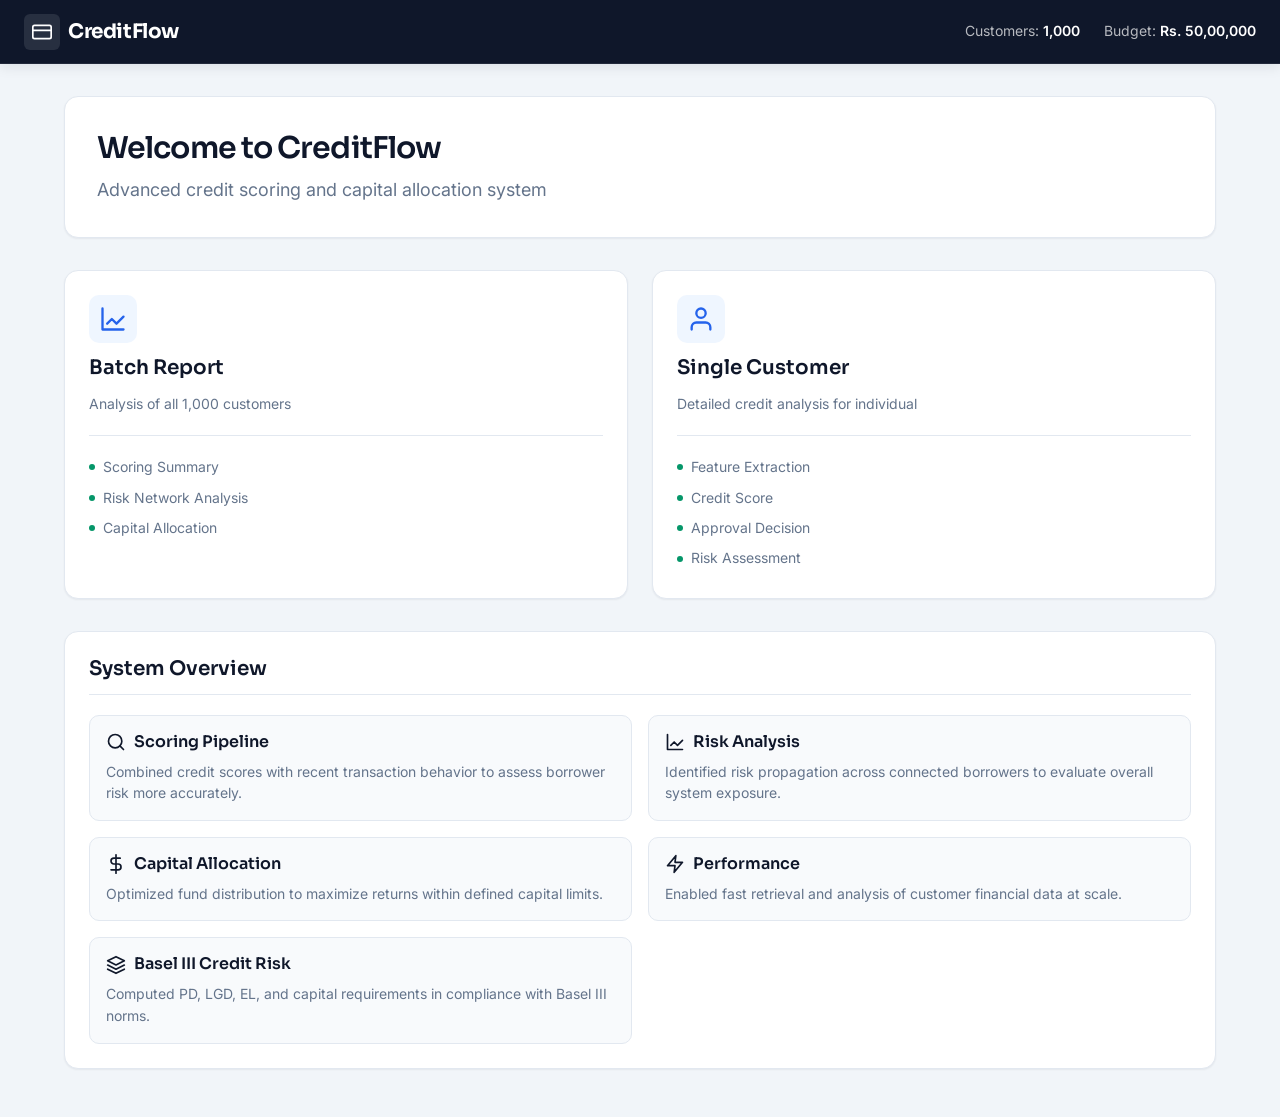
<file: frontend/index.html>
<!DOCTYPE html>
<html lang="en">

<head>
    <meta charset="UTF-8">
    <meta name="viewport" content="width=device-width, initial-scale=1.0">
    <title>CreditFlow - Banking DSA Pipeline</title>
    <link rel="stylesheet" href="style.css">
</head>

<body>
    <div class="navbar">
        <div class="navbar-brand">
            <h1>
                <span class="brand-icon" aria-hidden="true">
                    <svg class="icon" viewBox="0 0 24 24" fill="none" stroke="currentColor" stroke-width="2" stroke-linecap="round" stroke-linejoin="round"><rect x="1" y="4" width="22" height="16" rx="2"/><line x1="1" y1="10" x2="23" y2="10"/></svg>
                </span> CreditFlow
            </h1>

        </div>
        <div class="navbar-stats">
            <span class="stat-item">Customers: <strong>1,000</strong></span>
            <span class="stat-item">Budget: <strong>Rs. 50,00,000</strong></span>
        </div>
    </div>

    <div class="main-container">
        <div class="dashboard">
            <div class="welcome-section">
                <h2>Welcome to CreditFlow</h2>
                <p>Advanced credit scoring and capital allocation system </p>
            </div>

            <div class="menu-grid">
                <div class="menu-card" onclick="navigateTo('batch-report.html')">
                    <div class="menu-icon" aria-hidden="true">
                        <svg class="icon icon-lg" viewBox="0 0 24 24" fill="none" stroke="currentColor" stroke-width="2" stroke-linecap="round" stroke-linejoin="round"><path d="M3 3v18h18"/><path d="M7 16l4-4 4 4 6-6"/></svg>
                    </div>
                    <h3>Batch Report</h3>
                    <p>Analysis of all 1,000 customers</p>
                    <ul class="menu-features">
                        <li>Scoring Summary</li>
                        <li>Risk Network Analysis</li>
                        <li>Capital Allocation</li>
                    </ul>
                </div>

                <div class="menu-card" onclick="navigateTo('single-customer.html')">
                    <div class="menu-icon" aria-hidden="true">
                        <svg class="icon icon-lg" viewBox="0 0 24 24" fill="none" stroke="currentColor" stroke-width="2" stroke-linecap="round" stroke-linejoin="round"><path d="M20 21v-2a4 4 0 0 0-4-4H8a4 4 0 0 0-4 4v2"/><circle cx="12" cy="7" r="4"/></svg>
                    </div>
                    <h3>Single Customer</h3>
                    <p>Detailed credit analysis for individual</p>
                    <ul class="menu-features">
                        <li>Feature Extraction</li>
                        <li>Credit Score</li>
                        <li>Approval Decision</li>
                        <li>Risk Assessment</li>
                    </ul>
                </div>
            </div>

            <div class="info-section">
                <h3>System Overview</h3>
                <div class="info-grid">
                    <div class="info-box">
                        <h4>
                            <svg class="icon" viewBox="0 0 24 24" aria-hidden="true"><circle cx="11" cy="11" r="8"/><path d="m21 21-4.3-4.3"/></svg> Scoring Pipeline
                        </h4>
                        <p>Combined credit scores with recent transaction behavior to assess borrower risk more accurately.</p>
                    </div>
                    <div class="info-box">
                        <h4>
                            <svg class="icon" viewBox="0 0 24 24" aria-hidden="true"><path d="M3 3v18h18"/><path d="M7 16l4-4 4 4 6-6"/></svg> Risk Analysis
                        </h4>
                        <p>Identified risk propagation across connected borrowers to evaluate overall system exposure.</p>
                    </div>
                    <div class="info-box">
                        <h4>
                            <svg class="icon" viewBox="0 0 24 24" aria-hidden="true"><line x1="12" y1="1" x2="12" y2="23"/><path d="M17 5H9.5a3.5 3.5 0 0 0 0 7h5a3.5 3.5 0 0 1 0 7H6"/></svg> Capital Allocation
                        </h4>
                        <p>Optimized fund distribution to maximize returns within defined capital limits.</p>
                    </div>
                    <div class="info-box">
                        <h4>
                            <svg class="icon" viewBox="0 0 24 24" aria-hidden="true"><polygon points="13 2 3 14 12 14 11 22 21 10 12 10 13 2"/></svg> Performance
                        </h4>
                        <p>Enabled fast retrieval and analysis of customer financial data at scale.</p>
                    </div>
                    <div class="info-box">
                        <h4>
                            <svg class="icon" viewBox="0 0 24 24" aria-hidden="true">
                                <path d="M12 2L2 7l10 5 10-5-10-5zM2 17l10 5 10-5M2 12l10 5 10-5"/>
                            </svg> Basel III Credit Risk
                        </h4>
                        <p>Computed PD, LGD, EL, and capital requirements in compliance with Basel III norms.</p>
                    </div>
                </div>
            </div>


        </div>
    </div>

    <script src="script.js"></script>
</body>

</html>
</file>
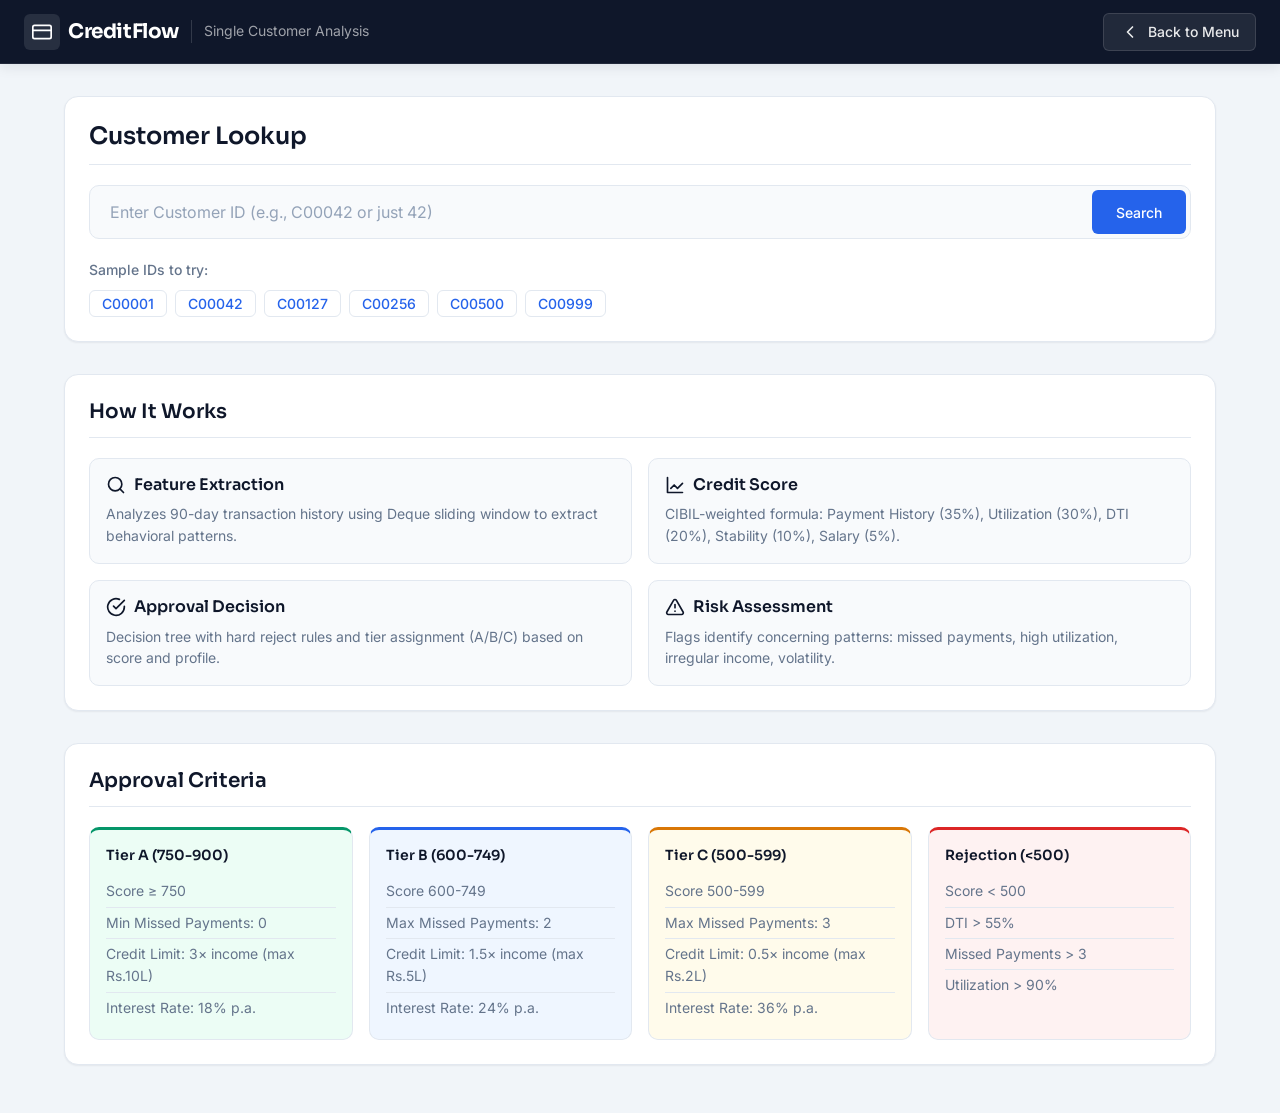
<file: frontend/single-customer.html>
<!DOCTYPE html>
<html lang="en">

<head>
    <meta charset="UTF-8">
    <meta name="viewport" content="width=device-width, initial-scale=1.0">
    <title>Single Customer Analysis - CreditFlow</title>
    <link rel="stylesheet" href="style.css">
</head>

<body>
    <div class="navbar">
        <div class="navbar-brand">
            <h1>
                <span class="brand-icon" aria-hidden="true">
                    <svg class="icon" viewBox="0 0 24 24" fill="none" stroke="currentColor" stroke-width="2" stroke-linecap="round" stroke-linejoin="round"><rect x="1" y="4" width="22" height="16" rx="2"/><line x1="1" y1="10" x2="23" y2="10"/></svg>
                </span> CreditFlow
            </h1>
            <span class="subtitle">Single Customer Analysis</span>
        </div>
        <div class="navbar-actions">
            <button class="btn-back" onclick="navigateTo('index.html')">
                <svg class="icon" viewBox="0 0 24 24" aria-hidden="true"><path d="m15 18-6-6 6-6"/></svg>
                Back to Menu
            </button>
        </div>
    </div>

    <div class="main-container">
        <div class="lookup-container">
            <section class="lookup-section">
                <h2>Customer Lookup</h2>

                <div class="lookup-box">
                    <div class="input-group" id="inputGroup">
                        <input type="text" id="customerId" placeholder="Enter Customer ID (e.g., C00042 or just 42)" class="input-field" onkeypress="handleKeyPress(event)" aria-describedby="searchValidation" autocomplete="off">
                        <button class="btn-search" onclick="searchCustomer()">Search</button>
                    </div>

                    <div id="searchValidation" class="validation-message error" role="alert"></div>

                    <div id="notFoundState" class="empty-state" aria-live="polite">
                        <div class="empty-state-icon" aria-hidden="true">
                            <svg class="icon icon-lg" viewBox="0 0 24 24"><circle cx="11" cy="11" r="8"/><path d="m21 21-4.3-4.3"/><path d="M8 11h6"/></svg>
                        </div>
                        <h4>Customer not found</h4>
                        <p id="notFoundMessage">That ID isn't in our dataset. Valid range is C00001 to C01000 — try one of the sample IDs below.</p>
                    </div>

                    <div class="sample-ids">
                        <p>Sample IDs to try:</p>
                        <div class="id-tags">
                            <button class="id-tag" onclick="fillId('C00001')">C00001</button>
                            <button class="id-tag" onclick="fillId('C00042')">C00042</button>
                            <button class="id-tag" onclick="fillId('C00127')">C00127</button>
                            <button class="id-tag" onclick="fillId('C00256')">C00256</button>
                            <button class="id-tag" onclick="fillId('C00500')">C00500</button>
                            <button class="id-tag" onclick="fillId('C00999')">C00999</button>
                        </div>
                    </div>
                </div>
            </section>

            <div id="resultContainer" class="result-container" style="display: none;">
                <button class="btn-close-result" onclick="closeResult()">✕ Close Report</button>
                <iframe id="reportFrame" class="report-frame" src=""></iframe>
            </div>

            <section class="info-section lookup-info section-secondary">
                <h3>How It Works</h3>
                <div class="info-grid">
                    <div class="info-item">
                        <h4>
                            <svg class="icon" viewBox="0 0 24 24" aria-hidden="true"><circle cx="11" cy="11" r="8"/><path d="m21 21-4.3-4.3"/></svg> Feature Extraction
                        </h4>
                        <p>Analyzes 90-day transaction history using Deque sliding window to extract behavioral patterns.</p>
                    </div>
                    <div class="info-item">
                        <h4>
                            <svg class="icon" viewBox="0 0 24 24" aria-hidden="true"><path d="M3 3v18h18"/><path d="M7 16l4-4 4 4 6-6"/></svg> Credit Score
                        </h4>
                        <p>CIBIL-weighted formula: Payment History (35%), Utilization (30%), DTI (20%), Stability (10%), Salary (5%).</p>
                    </div>
                    <div class="info-item">
                        <h4>
                            <svg class="icon" viewBox="0 0 24 24" aria-hidden="true"><path d="M22 11.08V12a10 10 0 1 1-5.93-9.14"/><polyline points="22 4 12 14.01 9 11.01"/></svg> Approval Decision
                        </h4>
                        <p>Decision tree with hard reject rules and tier assignment (A/B/C) based on score and profile.</p>
                    </div>
                    <div class="info-item">
                        <h4>
                            <svg class="icon" viewBox="0 0 24 24" aria-hidden="true"><path d="m21.73 18-8-14a2 2 0 0 0-3.48 0l-8 14A2 2 0 0 0 4 21h16a2 2 0 0 0 1.73-3Z"/><line x1="12" y1="9" x2="12" y2="13"/><line x1="12" y1="17" x2="12.01" y2="17"/></svg>                            Risk Assessment
                        </h4>
                        <p>Flags identify concerning patterns: missed payments, high utilization, irregular income, volatility.</p>
                    </div>
                </div>
            </section>

            <section class="criteria-section section-secondary">
                <h3>Approval Criteria</h3>
                <div class="criteria-grid">
                    <div class="criteria-box tier-a-criteria">
                        <h4>Tier A (750-900)</h4>
                        <ul>
                            <li>Score ≥ 750</li>
                            <li>Min Missed Payments: 0</li>
                            <li>Credit Limit: 3× income (max Rs.10L)</li>
                            <li>Interest Rate: 18% p.a.</li>
                        </ul>
                    </div>
                    <div class="criteria-box tier-b-criteria">
                        <h4>Tier B (600-749)</h4>
                        <ul>
                            <li>Score 600-749</li>
                            <li>Max Missed Payments: 2</li>
                            <li>Credit Limit: 1.5× income (max Rs.5L)</li>
                            <li>Interest Rate: 24% p.a.</li>
                        </ul>
                    </div>
                    <div class="criteria-box tier-c-criteria">
                        <h4>Tier C (500-599)</h4>
                        <ul>
                            <li>Score 500-599</li>
                            <li>Max Missed Payments: 3</li>
                            <li>Credit Limit: 0.5× income (max Rs.2L)</li>
                            <li>Interest Rate: 36% p.a.</li>
                        </ul>
                    </div>
                    <div class="criteria-box reject-criteria">
                        <h4>Rejection (&lt;500)</h4>
                        <ul>
                            <li>Score &lt; 500</li>
                            <li>DTI &gt; 55%</li>
                            <li>Missed Payments &gt; 3</li>
                            <li>Utilization &gt; 90%</li>
                        </ul>
                    </div>
                </div>
            </section>


        </div>
    </div>

    <script src="script.js"></script>
    <script>
        function normalizeId(input) {
            input = input.trim().toUpperCase();
            if (input.startsWith('C')) input = input.substring(1);
            var num = parseInt(input, 10);
            if (isNaN(num)) return null;
            return 'C' + String(num).padStart(5, '0');
        }

        function isValidCustomerId(id) {
            if (!id || !/^C\d{5}$/.test(id)) return false;
            var num = parseInt(id.substring(1), 10);
            return num >= 1 && num <= 1000;
        }

        function clearValidation() {
            var msg = document.getElementById('searchValidation');
            var notFound = document.getElementById('notFoundState');
            var group = document.getElementById('inputGroup');
            msg.classList.remove('is-visible');
            msg.textContent = '';
            notFound.classList.remove('is-visible');
            group.classList.remove('input-error');
        }

        function showValidation(message) {
            var msg = document.getElementById('searchValidation');
            var group = document.getElementById('inputGroup');
            document.getElementById('notFoundState').classList.remove('is-visible');
            msg.textContent = message;
            msg.classList.add('is-visible');
            group.classList.add('input-error');
        }

        function showNotFound(id) {
            clearValidation();
            var notFound = document.getElementById('notFoundState');
            document.getElementById('notFoundMessage').textContent =
                "'" + id + "' isn't in our dataset. Valid range is C00001 to C01000 — try one of the sample IDs below.";
            notFound.classList.add('is-visible');
            document.getElementById('inputGroup').classList.add('input-error');
        }

        function fillId(id) {
            clearValidation();
            document.getElementById('customerId').value = id;
            searchCustomer();
        }

        function handleKeyPress(event) {
            if (event.key === 'Enter') {
                searchCustomer();
            }
        }

        function searchCustomer() {
            var raw = document.getElementById('customerId').value.trim();
            clearValidation();

            if (!raw) {
                showValidation('Please enter a Customer ID.');
                return;
            }

            var id = normalizeId(raw);
            if (!id) {
                showValidation('Invalid format. Enter a number (e.g. 42) or ID like C00042.');
                return;
            }

            if (!isValidCustomerId(id)) {
                showNotFound(id);
                return;
            }

            navigateTo('credit-analysis.html?id=' + encodeURIComponent(id));
        }

        function closeResult() {
            document.getElementById('resultContainer').style.display = 'none';
            document.getElementById('customerId').value = '';
            clearValidation();
        }

        document.getElementById('customerId').addEventListener('input', clearValidation);
    </script>
</body>

</html>
</file>
<file: frontend/style.css>
/* ============================================================
   CreditFlow Design System
   Typography: Sora (headings) + Inter (body)
   Grid: 4 / 8 px spacing scale
   ============================================================ */

@import url('https://fonts.googleapis.com/css2?family=Inter:wght@400;500;600&family=Sora:wght@500;600;700&display=swap');

/* ── Tokens ─────────────────────────────────────────────── */
:root {
    /* Chrome */
    --color-navy:        #0f172a;
    --color-navy-light:  #1e293b;
    --color-charcoal:    #334155;

    /* Surfaces */
    --color-bg:          #f1f5f9;
    --color-surface:     #ffffff;
    --color-surface-alt: #f8fafc;
    --color-border:      #e2e8f0;
    --color-border-strong: #cbd5e1;

    /* Text */
    --color-text:        #0f172a;
    --color-text-muted:  #64748b;
    --color-text-subtle: #94a3b8;

    /* Accent */
    --color-accent:      #2563eb;
    --color-accent-hover:#1d4ed8;
    --color-accent-soft: #eff6ff;

    /* Semantic — tiers */
    --tier-a:            #059669;
    --tier-a-bg:         #ecfdf5;
    --tier-a-border:     #6ee7b7;
    --tier-b:            #2563eb;
    --tier-b-bg:         #eff6ff;
    --tier-b-border:     #93c5fd;
    --tier-c:            #d97706;
    --tier-c-bg:         #fffbeb;
    --tier-c-border:     #fcd34d;
    --tier-rejected:     #dc2626;
    --tier-rejected-bg:  #fef2f2;
    --tier-rejected-border: #fca5a5;

    /* Status */
    --color-positive:    #059669;
    --color-negative:    #dc2626;
    --color-warning:     #d97706;

    /* Spacing (4px base) */
    --space-1:  4px;
    --space-2:  8px;
    --space-3:  12px;
    --space-4:  16px;
    --space-5:  20px;
    --space-6:  24px;
    --space-8:  32px;
    --space-10: 40px;
    --space-12: 48px;
    --space-16: 64px;

    /* Typography */
    --font-heading: 'Sora', system-ui, sans-serif;
    --font-body:    'Inter', system-ui, sans-serif;
    --text-xs:   0.75rem;
    --text-sm:   0.875rem;
    --text-base: 1rem;
    --text-lg:   1.125rem;
    --text-xl:   1.25rem;
    --text-2xl:  1.5rem;
    --text-3xl:  1.875rem;

    /* Elevation */
    --shadow-sm:  0 1px 2px rgba(15, 23, 42, 0.06);
    --shadow-md:  0 4px 12px rgba(15, 23, 42, 0.08);
    --shadow-lg:  0 8px 24px rgba(15, 23, 42, 0.10);

    /* Motion */
    --transition: 200ms ease;

    /* Layout */
    --navbar-height: 64px;
    --container-max: 1200px;
    --radius-sm: 6px;
    --radius-md: 10px;
    --radius-lg: 14px;
}

/* ── Reset & base ───────────────────────────────────────── */
*, *::before, *::after { box-sizing: border-box; }

html {
    font-size: 16px;
    -webkit-font-smoothing: antialiased;
}

body {
    margin: 0;
    font-family: var(--font-body);
    font-size: var(--text-base);
    line-height: 1.6;
    color: var(--color-text);
    background: var(--color-bg);
    min-height: 100vh;
}

h1, h2, h3, h4 {
    font-family: var(--font-heading);
    font-weight: 600;
    line-height: 1.3;
    margin: 0 0 var(--space-3);
    color: var(--color-text);
}

h2 { font-size: var(--text-2xl); }
h3 { font-size: var(--text-xl); }
h4 { font-size: var(--text-lg); }

p { margin: 0 0 var(--space-4); color: var(--color-text-muted); }

a { color: var(--color-accent); text-decoration: none; transition: color var(--transition); }
a:hover { color: var(--color-accent-hover); }

ul, ol { margin: 0; padding: 0; }

img, svg { display: block; max-width: 100%; }

/* ── Icons (inline SVG helper) ──────────────────────────── */
.icon {
    display: inline-flex;
    align-items: center;
    justify-content: center;
    flex-shrink: 0;
    width: 20px;
    height: 20px;
    stroke: currentColor;
    fill: none;
    stroke-width: 2;
    stroke-linecap: round;
    stroke-linejoin: round;
}

.icon-lg {
    width: 28px;
    height: 28px;
}

.icon-xl {
    width: 40px;
    height: 40px;
}

/* ── Navbar ─────────────────────────────────────────────── */
.navbar {
    position: sticky;
    top: 0;
    z-index: 100;
    display: flex;
    align-items: center;
    justify-content: space-between;
    gap: var(--space-4);
    height: var(--navbar-height);
    padding: 0 var(--space-6);
    background: var(--color-navy);
    border-bottom: 1px solid rgba(255, 255, 255, 0.08);
    box-shadow: var(--shadow-md);
}

.navbar-brand {
    display: flex;
    align-items: center;
    gap: var(--space-3);
}

.navbar-brand h1 {
    display: flex;
    align-items: center;
    gap: var(--space-2);
    margin: 0;
    font-size: var(--text-xl);
    font-weight: 700;
    color: #ffffff;
    letter-spacing: -0.02em;
}

.navbar-brand .brand-icon {
    display: flex;
    align-items: center;
    justify-content: center;
    width: 36px;
    height: 36px;
    background: rgba(255, 255, 255, 0.1);
    border-radius: var(--radius-sm);
    color: #ffffff;
}

.navbar-brand .subtitle {
    font-size: var(--text-sm);
    color: rgba(255, 255, 255, 0.6);
    font-weight: 400;
    padding-left: var(--space-3);
    border-left: 1px solid rgba(255, 255, 255, 0.15);
}

.navbar-stats {
    display: flex;
    gap: var(--space-6);
}

.stat-item {
    font-size: var(--text-sm);
    color: rgba(255, 255, 255, 0.7);
}

.stat-item strong {
    color: #ffffff;
    font-weight: 600;
}

.navbar-actions {
    display: flex;
    align-items: center;
    gap: var(--space-2);
}

/* ── Buttons ────────────────────────────────────────────── */
.btn-back,
.btn-search,
.btn-download,
.btn-close-result,
.id-tag {
    font-family: var(--font-body);
    font-size: var(--text-sm);
    font-weight: 500;
    cursor: pointer;
    border: none;
    border-radius: var(--radius-sm);
    transition: background var(--transition), color var(--transition),
                border-color var(--transition), box-shadow var(--transition),
                transform var(--transition);
}

.btn-back {
    display: inline-flex;
    align-items: center;
    gap: var(--space-2);
    padding: var(--space-2) var(--space-4);
    background: rgba(255, 255, 255, 0.08);
    color: rgba(255, 255, 255, 0.9);
    border: 1px solid rgba(255, 255, 255, 0.12);
}

.btn-back:hover {
    background: rgba(255, 255, 255, 0.14);
    color: #ffffff;
}

.btn-search {
    padding: var(--space-3) var(--space-6);
    background: var(--color-accent);
    color: #ffffff;
    white-space: nowrap;
}

.btn-search:hover {
    background: var(--color-accent-hover);
    box-shadow: var(--shadow-sm);
}

.btn-search:focus-visible {
    outline: 2px solid var(--color-accent);
    outline-offset: 2px;
}

.btn-download {
    display: flex;
    align-items: center;
    justify-content: center;
    gap: var(--space-2);
    width: 100%;
    max-width: 360px;
    margin: var(--space-8) auto 0;
    padding: var(--space-4) var(--space-6);
    background: var(--color-navy);
    color: #ffffff;
    font-size: var(--text-base);
    border-radius: var(--radius-md);
}

.btn-download:hover {
    background: var(--color-navy-light);
    box-shadow: var(--shadow-md);
}

.btn-close-result {
    padding: var(--space-2) var(--space-4);
    background: var(--color-surface-alt);
    color: var(--color-text-muted);
    border: 1px solid var(--color-border);
    margin-bottom: var(--space-3);
}

.btn-close-result:hover {
    background: var(--tier-rejected-bg);
    color: var(--tier-rejected);
    border-color: var(--tier-rejected-border);
}

/* ── Layout ─────────────────────────────────────────────── */
.main-container {
    max-width: var(--container-max);
    margin: 0 auto;
    padding: var(--space-8) var(--space-6) var(--space-12);
}

.dashboard {
    display: flex;
    flex-direction: column;
    gap: var(--space-8);
}

/* ── Welcome ────────────────────────────────────────────── */
.welcome-section {
    padding: var(--space-8);
    background: var(--color-surface);
    border: 1px solid var(--color-border);
    border-radius: var(--radius-lg);
    box-shadow: var(--shadow-sm);
}

.welcome-section h2 {
    font-size: var(--text-3xl);
    margin-bottom: var(--space-2);
    letter-spacing: -0.03em;
}

.welcome-section p {
    font-size: var(--text-lg);
    margin: 0;
    max-width: 640px;
}

/* ── Menu cards ─────────────────────────────────────────── */
.menu-grid {
    display: grid;
    grid-template-columns: repeat(2, 1fr);
    gap: var(--space-6);
}

.menu-card {
    display: flex;
    flex-direction: column;
    gap: var(--space-3);
    padding: var(--space-6);
    background: var(--color-surface);
    border: 1px solid var(--color-border);
    border-radius: var(--radius-lg);
    box-shadow: var(--shadow-sm);
    cursor: pointer;
    transition: border-color var(--transition), box-shadow var(--transition),
                transform var(--transition);
}

.menu-card:hover {
    border-color: var(--color-accent);
    box-shadow: var(--shadow-lg);
    transform: translateY(-2px);
}

.menu-card:active {
    transform: translateY(0);
}

.menu-icon {
    display: flex;
    align-items: center;
    justify-content: center;
    width: 48px;
    height: 48px;
    background: var(--color-accent-soft);
    color: var(--color-accent);
    border-radius: var(--radius-md);
}

.menu-card h3 {
    margin: 0;
    font-size: var(--text-xl);
}

.menu-card > p {
    margin: 0;
    font-size: var(--text-sm);
}

.menu-features {
    list-style: none;
    margin-top: var(--space-2);
    padding-top: var(--space-4);
    border-top: 1px solid var(--color-border);
}

.menu-features li {
    font-size: var(--text-sm);
    color: var(--color-text-muted);
    padding: var(--space-1) 0;
    display: flex;
    align-items: center;
    gap: var(--space-2);
}

.menu-features li::before {
    content: '';
    width: 6px;
    height: 6px;
    border-radius: 50%;
    background: var(--color-positive);
    flex-shrink: 0;
}

/* ── Info sections ──────────────────────────────────────── */
.info-section,
.dsa-section,
.lookup-info,
.criteria-section,
.scoring-formula {
    padding: var(--space-6);
    background: var(--color-surface);
    border: 1px solid var(--color-border);
    border-radius: var(--radius-lg);
    box-shadow: var(--shadow-sm);
}

.info-section h3,
.dsa-section h3,
.criteria-section h3,
.scoring-formula h3,
.lookup-section h2 {
    margin-bottom: var(--space-5);
    padding-bottom: var(--space-3);
    border-bottom: 1px solid var(--color-border);
}

.info-grid {
    display: grid;
    grid-template-columns: repeat(2, 1fr);
    gap: var(--space-4);
}

.info-box,
.info-item {
    padding: var(--space-4);
    background: var(--color-surface-alt);
    border: 1px solid var(--color-border);
    border-radius: var(--radius-md);
    transition: border-color var(--transition);
}

.info-box:hover,
.info-item:hover {
    border-color: var(--color-border-strong);
}

.info-box h4,
.info-item h4 {
    display: flex;
    align-items: center;
    gap: var(--space-2);
    margin-bottom: var(--space-2);
    font-size: var(--text-base);
}

.info-box p,
.info-item p {
    font-size: var(--text-sm);
    margin: 0;
    line-height: 1.55;
}

/* ── DSA tags / chips ───────────────────────────────────── */
.dsa-list {
    display: flex;
    flex-direction: column;
    gap: var(--space-3);
}

.dsa-item {
    display: flex;
    align-items: flex-start;
    gap: var(--space-4);
    padding: var(--space-4);
    background: var(--color-surface-alt);
    border: 1px solid var(--color-border);
    border-radius: var(--radius-md);
    transition: border-color var(--transition), background var(--transition);
}

.dsa-item:hover {
    background: var(--color-surface);
    border-color: var(--color-border-strong);
}

.dsa-tag {
    flex-shrink: 0;
    display: inline-flex;
    align-items: center;
    padding: var(--space-1) var(--space-3);
    font-family: var(--font-heading);
    font-size: var(--text-xs);
    font-weight: 600;
    letter-spacing: 0.04em;
    text-transform: uppercase;
    border-radius: 999px;
    border: 1px solid transparent;
}

/* Category colors per algorithm type */
.dsa-item:nth-child(1) .dsa-tag { background: #eff6ff; color: #1d4ed8; border-color: #bfdbfe; }
.dsa-item:nth-child(2) .dsa-tag { background: #f0fdf4; color: #15803d; border-color: #bbf7d0; }
.dsa-item:nth-child(3) .dsa-tag { background: #faf5ff; color: #7e22ce; border-color: #e9d5ff; }
.dsa-item:nth-child(4) .dsa-tag { background: #fff7ed; color: #c2410c; border-color: #fed7aa; }
.dsa-item:nth-child(5) .dsa-tag { background: #ecfeff; color: #0e7490; border-color: #a5f3fc; }
.dsa-item:nth-child(6) .dsa-tag { background: #fdf4ff; color: #a21caf; border-color: #f5d0fe; }

.dsa-item > span:last-child {
    font-size: var(--text-sm);
    color: var(--color-text-muted);
    line-height: 1.5;
    padding-top: 2px;
}

/* ── Single customer — search ───────────────────────────── */
.lookup-container {
    display: flex;
    flex-direction: column;
    gap: var(--space-8);
}

.lookup-section {
    padding: var(--space-6);
    background: var(--color-surface);
    border: 1px solid var(--color-border);
    border-radius: var(--radius-lg);
    box-shadow: var(--shadow-sm);
}

.lookup-box {
    display: flex;
    flex-direction: column;
    gap: var(--space-5);
}

.input-group {
    display: flex;
    gap: var(--space-2);
    padding: var(--space-1);
    background: var(--color-surface-alt);
    border: 1px solid var(--color-border);
    border-radius: var(--radius-md);
    transition: border-color var(--transition), box-shadow var(--transition);
}

.input-group:focus-within {
    border-color: var(--color-accent);
    box-shadow: 0 0 0 3px rgba(37, 99, 235, 0.12);
}

.input-group.input-error {
    border-color: var(--tier-rejected);
    box-shadow: 0 0 0 3px rgba(220, 38, 38, 0.10);
}

.input-field {
    flex: 1;
    padding: var(--space-3) var(--space-4);
    font-family: var(--font-body);
    font-size: var(--text-base);
    color: var(--color-text);
    background: transparent;
    border: none;
    outline: none;
}

.input-field::placeholder {
    color: var(--color-text-subtle);
}

.sample-ids p {
    margin: 0 0 var(--space-2);
    font-size: var(--text-sm);
    font-weight: 500;
    color: var(--color-text-muted);
}

.id-tags {
    display: flex;
    flex-wrap: wrap;
    gap: var(--space-2);
}

.id-tag {
    padding: var(--space-1) var(--space-3);
    background: var(--color-surface);
    color: var(--color-accent);
    border: 1px solid var(--color-border);
}

.id-tag:hover {
    background: var(--color-accent-soft);
    border-color: var(--tier-b-border);
}

.id-tag:focus-visible {
    outline: 2px solid var(--color-accent);
    outline-offset: 2px;
}

/* Inline validation messages */
.validation-message {
    display: none;
    align-items: flex-start;
    gap: var(--space-2);
    padding: var(--space-3) var(--space-4);
    font-size: var(--text-sm);
    border-radius: var(--radius-sm);
    line-height: 1.45;
}

.validation-message.is-visible {
    display: flex;
}

.validation-message.error {
    background: var(--tier-rejected-bg);
    color: #991b1b;
    border: 1px solid var(--tier-rejected-border);
}

.validation-message.info {
    background: var(--color-accent-soft);
    color: #1e40af;
    border: 1px solid var(--tier-b-border);
}

/* Empty / not-found state */
.empty-state {
    display: none;
    flex-direction: column;
    align-items: center;
    text-align: center;
    gap: var(--space-3);
    padding: var(--space-10) var(--space-6);
    background: var(--color-surface-alt);
    border: 1px dashed var(--color-border-strong);
    border-radius: var(--radius-lg);
}

.empty-state.is-visible {
    display: flex;
}

.empty-state-icon {
    display: flex;
    align-items: center;
    justify-content: center;
    width: 56px;
    height: 56px;
    background: var(--color-surface);
    border: 1px solid var(--color-border);
    border-radius: 50%;
    color: var(--color-text-subtle);
}

.empty-state h4 {
    margin: 0;
    color: var(--color-text);
}

.empty-state p {
    margin: 0;
    max-width: 360px;
    font-size: var(--text-sm);
}

.result-container {
    padding: var(--space-4);
    background: var(--color-surface);
    border: 1px solid var(--color-border);
    border-radius: var(--radius-lg);
}

.report-frame {
    width: 100%;
    height: 600px;
    border: 1px solid var(--color-border);
    border-radius: var(--radius-md);
}

/* ── Criteria boxes ─────────────────────────────────────── */
.criteria-grid {
    display: grid;
    grid-template-columns: repeat(4, 1fr);
    gap: var(--space-4);
}

.criteria-box {
    padding: var(--space-4);
    border-radius: var(--radius-md);
    border: 1px solid var(--color-border);
    border-top-width: 3px;
}

.criteria-box h4 {
    margin-bottom: var(--space-3);
    font-size: var(--text-sm);
}

.criteria-box ul {
    list-style: none;
}

.criteria-box li {
    font-size: var(--text-sm);
    color: var(--color-text-muted);
    padding: var(--space-1) 0;
    border-bottom: 1px solid var(--color-border);
}

.criteria-box li:last-child { border-bottom: none; }

.tier-a-criteria { border-top-color: var(--tier-a); background: var(--tier-a-bg); }
.tier-b-criteria { border-top-color: var(--tier-b); background: var(--tier-b-bg); }
.tier-c-criteria { border-top-color: var(--tier-c); background: var(--tier-c-bg); }
.reject-criteria { border-top-color: var(--tier-rejected); background: var(--tier-rejected-bg); }

/* ── Formula box ────────────────────────────────────────── */
.formula-box {
    display: flex;
    flex-direction: column;
    gap: var(--space-2);
}

.formula-row {
    display: flex;
    justify-content: space-between;
    align-items: center;
    gap: var(--space-4);
    padding: var(--space-3) var(--space-4);
    background: var(--color-surface-alt);
    border: 1px solid var(--color-border);
    border-radius: var(--radius-sm);
    font-size: var(--text-sm);
}

.formula-row.final {
    background: var(--color-navy);
    border-color: var(--color-navy);
    color: #ffffff;
    margin-top: var(--space-2);
}

.formula-row.final .formula-detail { color: rgba(255,255,255,0.8); }

.formula-component strong { color: var(--color-text); }
.formula-row.final .formula-component strong { color: #ffffff; }

.formula-detail {
    color: var(--color-text-muted);
    font-family: 'SF Mono', 'Consolas', monospace;
    font-size: var(--text-xs);
    text-align: right;
}

/* ── Tier utility classes ─────────────────────────────────── */
.tier-a, .band-tier.tier-a { color: var(--tier-a); }
.tier-b, .band-tier.tier-b { color: var(--tier-b); }
.tier-c, .band-tier.tier-c { color: var(--tier-c); }
.tier-rejected, .band-tier.tier-rejected { color: var(--tier-rejected); }

.band-tier {
    display: inline-flex;
    align-items: center;
    padding: var(--space-1) var(--space-3);
    font-family: var(--font-heading);
    font-size: var(--text-sm);
    font-weight: 600;
    border-radius: 999px;
}

.band-tier.tier-a { background: var(--tier-a-bg); border: 1px solid var(--tier-a-border); }
.band-tier.tier-b { background: var(--tier-b-bg); border: 1px solid var(--tier-b-border); }
.band-tier.tier-c { background: var(--tier-c-bg); border: 1px solid var(--tier-c-border); }

/* ── Report sections (shared) ───────────────────────────── */
.report-container,
.credit-analysis-container {
    display: flex;
    flex-direction: column;
    gap: var(--space-6);
}

.report-section {
    padding: var(--space-6);
    background: var(--color-surface);
    border: 1px solid var(--color-border);
    border-radius: var(--radius-lg);
    box-shadow: var(--shadow-sm);
}

.section-title {
    display: flex;
    align-items: center;
    gap: var(--space-2);
    margin-bottom: var(--space-5);
    font-size: var(--text-lg);
    font-weight: 600;
    letter-spacing: 0.01em;
    text-transform: none;
}

.report-header {
    padding: var(--space-6) var(--space-8);
    background: linear-gradient(135deg, var(--color-navy) 0%, var(--color-navy-light) 100%);
    border-radius: var(--radius-lg);
    color: #ffffff;
    box-shadow: var(--shadow-md);
}

.report-header h2 {
    color: #ffffff;
    font-size: var(--text-2xl);
    letter-spacing: 0.06em;
    margin-bottom: var(--space-4);
}

.customer-info {
    display: flex;
    flex-wrap: wrap;
    align-items: center;
    gap: var(--space-4);
}

.customer-name {
    font-family: var(--font-heading);
    font-size: var(--text-xl);
    font-weight: 600;
}

.customer-id {
    font-size: var(--text-sm);
    color: rgba(255, 255, 255, 0.65);
    padding: var(--space-1) var(--space-3);
    background: rgba(255, 255, 255, 0.1);
    border-radius: 999px;
}

/* ── Profile grid ───────────────────────────────────────── */
.profile-grid {
    display: grid;
    grid-template-columns: repeat(3, 1fr);
    gap: var(--space-4);
}

.profile-item {
    display: flex;
    flex-direction: column;
    gap: var(--space-1);
    padding: var(--space-4);
    background: var(--color-surface-alt);
    border: 1px solid var(--color-border);
    border-radius: var(--radius-md);
}

.profile-label {
    font-size: var(--text-xs);
    font-weight: 500;
    text-transform: uppercase;
    letter-spacing: 0.05em;
    color: var(--color-text-subtle);
}

.profile-value {
    font-family: var(--font-heading);
    font-size: var(--text-lg);
    font-weight: 600;
    color: var(--color-text);
}

.profile-good { color: var(--color-positive); }

/* ── Feature cards ──────────────────────────────────────── */
.features-grid {
    display: grid;
    grid-template-columns: repeat(4, 1fr);
    gap: var(--space-4);
}

.feature-card {
    display: flex;
    flex-direction: column;
    gap: var(--space-1);
    padding: var(--space-4);
    background: var(--color-surface-alt);
    border: 1px solid var(--color-border);
    border-radius: var(--radius-md);
    transition: border-color var(--transition), box-shadow var(--transition);
}

.feature-card:hover {
    border-color: var(--color-border-strong);
    box-shadow: var(--shadow-sm);
}

.feature-icon {
    font-size: var(--text-xl);
    margin-bottom: var(--space-1);
    color: var(--color-accent);
}

.feature-name {
    font-size: var(--text-xs);
    font-weight: 500;
    text-transform: uppercase;
    letter-spacing: 0.04em;
    color: var(--color-text-subtle);
}

.feature-value {
    font-family: var(--font-heading);
    font-size: var(--text-lg);
    font-weight: 600;
    color: var(--color-text);
}

.feature-detail {
    font-size: var(--text-xs);
    color: var(--color-text-subtle);
}

/* ── Score breakdown ────────────────────────────────────── */
.score-breakdown {
    display: flex;
    flex-direction: column;
    gap: var(--space-4);
}

.breakdown-item {
    display: grid;
    grid-template-columns: 180px 1fr auto;
    align-items: center;
    gap: var(--space-4);
    padding: var(--space-3) var(--space-4);
    background: var(--color-surface-alt);
    border: 1px solid var(--color-border);
    border-radius: var(--radius-md);
}

.breakdown-name {
    font-weight: 500;
    font-size: var(--text-sm);
}

.breakdown-weight {
    font-size: var(--text-xs);
    color: var(--color-text-subtle);
    margin-left: var(--space-1);
}

.breakdown-bar {
    height: 8px;
    background: var(--color-border);
    border-radius: 999px;
    overflow: hidden;
}

.breakdown-fill {
    height: 100%;
    background: linear-gradient(90deg, var(--color-accent), #60a5fa);
    border-radius: 999px;
    transition: width 600ms ease;
}

.breakdown-right {
    display: flex;
    flex-direction: column;
    align-items: flex-end;
    min-width: 160px;
}

.breakdown-points {
    font-family: var(--font-heading);
    font-weight: 700;
    font-size: var(--text-base);
    color: var(--color-text);
}

.breakdown-label {
    font-size: var(--text-xs);
    color: var(--color-text-muted);
    text-align: right;
}

.breakdown-total,
.breakdown-percentile,
.breakdown-band {
    display: flex;
    align-items: center;
    justify-content: space-between;
    gap: var(--space-4);
    padding: var(--space-4);
    border-radius: var(--radius-md);
    font-size: var(--text-sm);
    font-weight: 500;
}

.breakdown-total {
    background: var(--color-navy);
    color: #ffffff;
    margin-top: var(--space-2);
}

.total-score {
    font-family: var(--font-heading);
    font-size: var(--text-2xl);
    font-weight: 700;
}

.breakdown-percentile {
    background: var(--color-surface-alt);
    border: 1px solid var(--color-border);
}

.percentile-value {
    font-family: var(--font-heading);
    font-size: var(--text-xl);
    font-weight: 700;
    color: var(--color-accent);
}

.percentile-label {
    font-size: var(--text-xs);
    color: var(--color-text-muted);
}

.breakdown-band {
    background: var(--tier-b-bg);
    border: 1px solid var(--tier-b-border);
}

/* ── Decision box ───────────────────────────────────────── */
.decision-box {
    padding: var(--space-6);
    border-radius: var(--radius-md);
    border: 1px solid var(--color-border);
}

.decision-box.approved {
    background: var(--tier-a-bg);
    border-color: var(--tier-a-border);
}

.decision-box.rejected {
    background: var(--tier-rejected-bg);
    border-color: var(--tier-rejected-border);
}

.decision-badge {
    display: inline-flex;
    align-items: center;
    gap: var(--space-2);
    padding: var(--space-2) var(--space-4);
    margin-bottom: var(--space-5);
    font-family: var(--font-heading);
    font-size: var(--text-sm);
    font-weight: 700;
    letter-spacing: 0.06em;
    border-radius: 999px;
    background: var(--tier-a);
    color: #ffffff;
}

.decision-box.rejected .decision-badge {
    background: var(--tier-rejected);
}

.decision-details {
    display: flex;
    flex-direction: column;
    gap: var(--space-3);
}

.decision-row {
    display: flex;
    flex-wrap: wrap;
    align-items: baseline;
    gap: var(--space-2) var(--space-4);
    padding: var(--space-3) 0;
    border-bottom: 1px solid rgba(0, 0, 0, 0.06);
    font-size: var(--text-sm);
}

.decision-row:last-child { border-bottom: none; }

.decision-row span:first-child {
    flex: 1;
    min-width: 180px;
    color: var(--color-text-muted);
}

.decision-row strong {
    font-family: var(--font-heading);
    font-size: var(--text-base);
}

.decision-row .detail {
    width: 100%;
    font-size: var(--text-xs);
    color: var(--color-text-subtle);
    padding-left: 0;
}

/* ── Risk flags ─────────────────────────────────────────── */
.risk-flags {
    display: flex;
    flex-direction: column;
    gap: var(--space-3);
}

.risk-flag {
    display: flex;
    align-items: flex-start;
    gap: var(--space-3);
    padding: var(--space-4);
    border-radius: var(--radius-md);
    font-size: var(--text-sm);
    border: 1px solid var(--color-border);
}

.risk-flag.ok {
    background: var(--tier-a-bg);
    border-color: var(--tier-a-border);
    color: #065f46;
}

.risk-flag.warn {
    background: var(--tier-c-bg);
    border-color: var(--tier-c-border);
    color: #92400e;
}

.risk-flag.danger {
    background: var(--tier-rejected-bg);
    border-color: var(--tier-rejected-border);
    color: #991b1b;
}

.flag-icon {
    font-weight: 700;
    flex-shrink: 0;
}

/* ── Comparison ─────────────────────────────────────────── */
.comparison-grid {
    display: grid;
    grid-template-columns: repeat(2, 1fr);
    gap: var(--space-6);
}

.comparison-item {
    display: flex;
    flex-direction: column;
    gap: var(--space-3);
    padding: var(--space-4);
    background: var(--color-surface-alt);
    border: 1px solid var(--color-border);
    border-radius: var(--radius-md);
}

.comp-label {
    font-size: var(--text-sm);
    font-weight: 500;
    color: var(--color-text-muted);
}

.comp-visual {
    display: flex;
    align-items: center;
    gap: var(--space-4);
}

.percentile-bar {
    flex: 1;
    position: relative;
    height: 10px;
    background: var(--color-border);
    border-radius: 999px;
}

.percentile-marker {
    position: absolute;
    top: 50%;
    transform: translate(-50%, -50%);
    width: 16px;
    height: 16px;
    background: var(--color-accent);
    border: 2px solid #ffffff;
    border-radius: 50%;
    box-shadow: var(--shadow-sm);
}

.comp-value {
    font-family: var(--font-heading);
    font-size: var(--text-xl);
    font-weight: 700;
    color: var(--color-accent);
    min-width: 64px;
}

.comp-detail {
    font-size: var(--text-xs);
    color: var(--color-text-subtle);
}

.score-comparison {
    display: flex;
    align-items: center;
    gap: var(--space-4);
}

.score-box {
    flex: 1;
    text-align: center;
    padding: var(--space-4);
    border-radius: var(--radius-md);
    font-size: var(--text-sm);
    color: var(--color-text-muted);
}

.score-box strong {
    display: block;
    font-family: var(--font-heading);
    font-size: var(--text-2xl);
    font-weight: 700;
    margin-top: var(--space-1);
}

.your-score {
    background: var(--tier-b-bg);
    border: 1px solid var(--tier-b-border);
}

.your-score strong { color: var(--tier-b); }

.avg-score {
    background: var(--color-surface-alt);
    border: 1px solid var(--color-border);
}

.avg-score strong { color: var(--color-text-muted); }

.score-diff {
    font-family: var(--font-heading);
    font-weight: 700;
    font-size: var(--text-sm);
    padding: var(--space-2) var(--space-3);
    border-radius: 999px;
}

.score-diff.positive {
    background: var(--tier-a-bg);
    color: var(--tier-a);
}

.score-diff.negative {
    background: var(--tier-rejected-bg);
    color: var(--tier-rejected);
}

/* ── Transaction summary ────────────────────────────────── */
.transaction-summary {
    display: grid;
    grid-template-columns: repeat(5, 1fr);
    gap: var(--space-4);
    margin-bottom: var(--space-6);
}

.txn-stat {
    display: flex;
    flex-direction: column;
    gap: var(--space-1);
    padding: var(--space-4);
    background: var(--color-surface-alt);
    border: 1px solid var(--color-border);
    border-radius: var(--radius-md);
    text-align: center;
}

.txn-label {
    font-size: var(--text-xs);
    font-weight: 500;
    text-transform: uppercase;
    letter-spacing: 0.04em;
    color: var(--color-text-subtle);
}

.txn-value {
    font-family: var(--font-heading);
    font-size: var(--text-lg);
    font-weight: 600;
}

/* ── Recommendations & steps ──────────────────────────────── */
.recommendation-list {
    display: flex;
    flex-direction: column;
    gap: var(--space-3);
}

.recommendation-item {
    display: flex;
    align-items: flex-start;
    gap: var(--space-3);
    padding: var(--space-4);
    border-radius: var(--radius-md);
    font-size: var(--text-sm);
    border: 1px solid var(--color-border);
    line-height: 1.55;
}

.recommendation-item.positive {
    background: var(--tier-a-bg);
    border-color: var(--tier-a-border);
}

.recommendation-item.neutral {
    background: var(--color-surface-alt);
}

.recommendation-item.negative {
    background: var(--tier-rejected-bg);
    border-color: var(--tier-rejected-border);
}

.rec-icon {
    flex-shrink: 0;
    font-weight: 700;
    width: 20px;
    text-align: center;
}

.steps-box {
    padding: var(--space-4);
    background: var(--color-surface-alt);
    border: 1px solid var(--color-border);
    border-radius: var(--radius-md);
}

.steps-list {
    padding-left: var(--space-6);
}

.steps-list li {
    padding: var(--space-2) 0;
    font-size: var(--text-sm);
    color: var(--color-text-muted);
}

.steps-list strong {
    color: var(--color-text);
}

/* ── Batch report — KPI cards ───────────────────────────── */
.summary-grid {
    display: grid;
    grid-template-columns: repeat(4, 1fr);
    gap: var(--space-4);
    margin-bottom: var(--space-6);
}

.metric-card {
    display: flex;
    flex-direction: column;
    gap: var(--space-2);
    padding: var(--space-5);
    background: var(--color-surface-alt);
    border: 1px solid var(--color-border);
    border-radius: var(--radius-md);
    transition: box-shadow var(--transition);
}

.metric-card:hover {
    box-shadow: var(--shadow-sm);
}

.metric-card.positive { border-top: 3px solid var(--tier-a); }
.metric-card.negative { border-top: 3px solid var(--tier-rejected); }
.metric-card.neutral    { border-top: 3px solid var(--tier-b); }

.metric-value {
    font-family: var(--font-heading);
    font-size: var(--text-3xl);
    font-weight: 700;
    letter-spacing: -0.02em;
    line-height: 1.1;
}

.metric-card.positive .metric-value { color: var(--tier-a); }
.metric-card.negative .metric-value { color: var(--tier-rejected); }
.metric-card.neutral  .metric-value { color: var(--tier-b); }

.metric-label {
    font-size: var(--text-sm);
    font-weight: 500;
    color: var(--color-text-muted);
}

.metric-bar {
    height: 4px;
    background: var(--color-charcoal);
    border-radius: 999px;
    margin-top: var(--space-2);
    max-width: 100%;
    transition: width var(--transition);
}

.metric-card.positive .metric-bar { background: var(--tier-a); }
.metric-card.negative .metric-bar { background: var(--tier-rejected); }
.metric-card.neutral  .metric-bar { background: var(--tier-b); }

.progress-fill.available-fill {
    background: var(--color-border-strong);
}

.summary-details {
    margin-top: var(--space-4);
}

.detail-box {
    padding: var(--space-5);
    background: var(--color-surface-alt);
    border: 1px solid var(--color-border);
    border-radius: var(--radius-md);
}

.detail-box h4 {
    margin-bottom: var(--space-4);
    font-size: var(--text-base);
}

.detail-row {
    display: flex;
    justify-content: space-between;
    align-items: center;
    padding: var(--space-3) 0;
    border-bottom: 1px solid var(--color-border);
    font-size: var(--text-sm);
}

.detail-row:last-child { border-bottom: none; }

.detail-row span { color: var(--color-text-muted); }

.detail-row strong {
    font-family: var(--font-heading);
    font-weight: 600;
}

/* ── Tier cards ─────────────────────────────────────────── */
.tier-grid {
    display: grid;
    grid-template-columns: repeat(4, 1fr);
    gap: var(--space-4);
}

.tier-card {
    padding: var(--space-5);
    border-radius: var(--radius-md);
    border: 1px solid var(--color-border);
    border-top-width: 4px;
    transition: box-shadow var(--transition), transform var(--transition);
}

.tier-card:hover {
    box-shadow: var(--shadow-md);
    transform: translateY(-2px);
}

.tier-card.tier-a       { border-top-color: var(--tier-a);       background: var(--tier-a-bg); }
.tier-card.tier-b       { border-top-color: var(--tier-b);       background: var(--tier-b-bg); }
.tier-card.tier-c       { border-top-color: var(--tier-c);       background: var(--tier-c-bg); }
.tier-card.tier-rejected{ border-top-color: var(--tier-rejected); background: var(--tier-rejected-bg); }

.tier-label {
    font-size: var(--text-xs);
    font-weight: 600;
    text-transform: uppercase;
    letter-spacing: 0.05em;
    color: var(--color-text-muted);
    margin-bottom: var(--space-2);
}

.tier-count {
    font-family: var(--font-heading);
    font-size: var(--text-3xl);
    font-weight: 700;
    line-height: 1;
    margin-bottom: var(--space-3);
}

.tier-card.tier-a .tier-count       { color: var(--tier-a); }
.tier-card.tier-b .tier-count       { color: var(--tier-b); }
.tier-card.tier-c .tier-count       { color: var(--tier-c); }
.tier-card.tier-rejected .tier-count{ color: var(--tier-rejected); }

.tier-details {
    display: flex;
    flex-direction: column;
    gap: var(--space-1);
    font-size: var(--text-xs);
    color: var(--color-text-muted);
    margin-bottom: var(--space-3);
}

.tier-exposure {
    font-size: var(--text-sm);
    font-weight: 500;
    padding-top: var(--space-3);
    border-top: 1px solid rgba(0, 0, 0, 0.06);
}

/* ── Tables ─────────────────────────────────────────────── */
.queries-table {
    overflow-x: auto;
    margin-bottom: var(--space-6);
    border: 1px solid var(--color-border);
    border-radius: var(--radius-md);
}

.queries-table table,
.allocation-details table {
    width: 100%;
    border-collapse: collapse;
    font-size: var(--text-sm);
}

.queries-table thead,
.allocation-details thead {
    background: var(--color-surface-alt);
}

.queries-table th,
.allocation-details th {
    padding: var(--space-3) var(--space-4);
    text-align: left;
    font-size: var(--text-xs);
    font-weight: 600;
    text-transform: uppercase;
    letter-spacing: 0.05em;
    color: var(--color-text-muted);
    border-bottom: 1px solid var(--color-border);
}

.queries-table td,
.allocation-details td {
    padding: var(--space-4);
    border-bottom: 1px solid var(--color-border);
    color: var(--color-text);
}

.queries-table tbody tr:last-child td,
.allocation-details tr:last-child td {
    border-bottom: none;
}

.queries-table tbody tr {
    transition: background var(--transition);
}

.queries-table tbody tr:hover {
    background: var(--color-surface-alt);
}

.tier-a-row       { border-left: 3px solid var(--tier-a); }
.tier-b-row       { border-left: 3px solid var(--tier-b); }
.tier-c-row       { border-left: 3px solid var(--tier-c); }
.rejected-row     { border-left: 3px solid var(--tier-rejected); }

/* ── Rejection grid ─────────────────────────────────────── */
.rejection-grid {
    display: grid;
    grid-template-columns: repeat(4, 1fr);
    gap: var(--space-4);
    margin-bottom: var(--space-6);
}

.rejection-item {
    padding: var(--space-5);
    background: var(--tier-rejected-bg);
    border: 1px solid var(--tier-rejected-border);
    border-radius: var(--radius-md);
    text-align: center;
    transition: box-shadow var(--transition);
}

.rejection-item:hover {
    box-shadow: var(--shadow-sm);
}

.rejection-count {
    font-family: var(--font-heading);
    font-size: var(--text-3xl);
    font-weight: 700;
    color: var(--tier-rejected);
    line-height: 1;
    margin-bottom: var(--space-2);
}

.rejection-reason {
    font-size: var(--text-sm);
    font-weight: 500;
    color: var(--color-text);
    margin-bottom: var(--space-1);
}

.rejection-pct {
    font-size: var(--text-xs);
    color: var(--color-text-muted);
}

/* ── Risk list ──────────────────────────────────────────── */
.risk-list {
    display: flex;
    flex-direction: column;
    gap: var(--space-3);
}

.risk-item {
    display: grid;
    grid-template-columns: 40px 1fr auto auto;
    align-items: center;
    gap: var(--space-4);
    padding: var(--space-4);
    background: var(--color-surface-alt);
    border: 1px solid var(--color-border);
    border-left: 3px solid var(--tier-c);
    border-radius: var(--radius-md);
    transition: box-shadow var(--transition);
}

.risk-item:hover {
    box-shadow: var(--shadow-sm);
}

.risk-rank {
    display: flex;
    align-items: center;
    justify-content: center;
    width: 32px;
    height: 32px;
    background: var(--tier-c-bg);
    color: var(--tier-c);
    font-family: var(--font-heading);
    font-weight: 700;
    font-size: var(--text-sm);
    border-radius: 50%;
}

.risk-customer {
    font-family: var(--font-heading);
    font-weight: 600;
    font-size: var(--text-base);
}

.risk-score {
    font-size: var(--text-sm);
    color: var(--color-text-muted);
}

.risk-tier {
    font-size: var(--text-xs);
    font-weight: 600;
    padding: var(--space-1) var(--space-3);
    background: var(--tier-c-bg);
    color: var(--tier-c);
    border: 1px solid var(--tier-c-border);
    border-radius: 999px;
}

.risk-limit {
    font-size: var(--text-sm);
    font-weight: 500;
    color: var(--color-text-muted);
    text-align: right;
}

/* ── Network stats ──────────────────────────────────────── */
.network-stats {
    display: grid;
    grid-template-columns: repeat(4, 1fr);
    gap: var(--space-4);
    margin-bottom: var(--space-6);
}

.network-stat {
    padding: var(--space-5);
    text-align: center;
    background: var(--color-surface-alt);
    border: 1px solid var(--color-border);
    border-radius: var(--radius-md);
}

.stat-value {
    font-family: var(--font-heading);
    font-size: var(--text-2xl);
    font-weight: 700;
    color: var(--color-accent);
    line-height: 1.2;
}

.stat-name {
    font-size: var(--text-xs);
    font-weight: 500;
    color: var(--color-text-muted);
    margin-top: var(--space-1);
}

.cluster-info {
    padding: var(--space-5);
    background: var(--color-surface-alt);
    border: 1px solid var(--color-border);
    border-radius: var(--radius-md);
}

.cluster-info h4 {
    margin-bottom: var(--space-4);
    font-size: var(--text-sm);
}

.cycle-list {
    display: flex;
    flex-direction: column;
    gap: var(--space-2);
}

.cycle-item {
    padding: var(--space-3) var(--space-4);
    font-size: var(--text-sm);
    font-family: 'SF Mono', 'Consolas', monospace;
    background: var(--color-surface);
    border: 1px solid var(--color-border);
    border-radius: var(--radius-sm);
    color: var(--color-text-muted);
}

.cycle-item span {
    font-weight: 600;
    color: var(--color-text);
    font-family: var(--font-body);
}

/* ── Cascade ────────────────────────────────────────────── */
.cascade-box {
    padding: var(--space-5);
    background: var(--tier-rejected-bg);
    border: 1px solid var(--tier-rejected-border);
    border-radius: var(--radius-md);
}

.cascade-scenario h4 {
    margin-bottom: var(--space-4);
    color: #991b1b;
}

.cascade-result {
    display: grid;
    grid-template-columns: repeat(3, 1fr);
    gap: var(--space-4);
}

.result-item {
    display: flex;
    flex-direction: column;
    gap: var(--space-1);
    padding: var(--space-4);
    background: var(--color-surface);
    border-radius: var(--radius-sm);
    font-size: var(--text-sm);
}

.result-item span { color: var(--color-text-muted); }

.result-item strong {
    font-family: var(--font-heading);
    font-size: var(--text-lg);
}

.risk-high {
    color: var(--tier-rejected);
}

/* ── Capital allocation ─────────────────────────────────── */
.allocation-summary {
    display: grid;
    grid-template-columns: repeat(4, 1fr);
    gap: var(--space-4);
    margin-bottom: var(--space-6);
}

.alloc-metric {
    padding: var(--space-5);
    background: var(--color-surface-alt);
    border: 1px solid var(--color-border);
    border-radius: var(--radius-md);
    text-align: center;
}

.alloc-label {
    font-size: var(--text-xs);
    font-weight: 500;
    text-transform: uppercase;
    letter-spacing: 0.04em;
    color: var(--color-text-subtle);
    margin-bottom: var(--space-2);
}

.alloc-value {
    font-family: var(--font-heading);
    font-size: var(--text-xl);
    font-weight: 700;
}

.alloc-value.positive { color: var(--tier-a); }

.alloc-progress {
    display: flex;
    flex-direction: column;
    gap: var(--space-4);
    margin-bottom: var(--space-6);
}

.progress-item {
    display: grid;
    grid-template-columns: 100px 1fr 48px;
    align-items: center;
    gap: var(--space-4);
    font-size: var(--text-sm);
    color: var(--color-text-muted);
}

.progress-bar {
    height: 10px;
    background: var(--color-border);
    border-radius: 999px;
    overflow: hidden;
}

.progress-fill {
    height: 100%;
    background: var(--color-accent);
    border-radius: 999px;
    transition: width 600ms ease;
}

.allocation-details {
    margin-bottom: var(--space-6);
}

.detail-col h4 {
    margin-bottom: var(--space-4);
}

.detail-col table {
    border: 1px solid var(--color-border);
    border-radius: var(--radius-md);
    overflow: hidden;
}

.detail-col td:first-child {
    color: var(--color-text-muted);
    width: 60%;
}

.detail-col td:last-child {
    font-weight: 600;
    text-align: right;
}

/* ── Performance ────────────────────────────────────────── */
.performance-box {
    display: grid;
    grid-template-columns: repeat(4, 1fr);
    gap: var(--space-4);
}

.perf-item {
    display: flex;
    flex-direction: column;
    gap: var(--space-2);
    padding: var(--space-5);
    background: var(--color-surface-alt);
    border: 1px solid var(--color-border);
    border-radius: var(--radius-md);
    font-size: var(--text-sm);
}

.perf-item span { color: var(--color-text-muted); }

.perf-item strong {
    font-family: var(--font-heading);
    font-size: var(--text-xl);
    color: var(--tier-a);
}

/* ── Charts ─────────────────────────────────────────────── */
.chart-container {
    position: relative;
    padding: var(--space-5);
    background: var(--color-surface-alt);
    border: 1px solid var(--color-border);
    border-radius: var(--radius-md);
    min-height: 280px;
}

.chart-container.radar-chart {
    max-width: 500px;
    margin: var(--space-8) auto 0;
}

/* Chart loading skeleton */
.chart-loading canvas {
    opacity: 0;
}

.chart-loading::after {
    content: '';
    position: absolute;
    inset: var(--space-5);
    background: linear-gradient(
        90deg,
        var(--color-border) 0%,
        #f1f5f9 50%,
        var(--color-border) 100%
    );
    background-size: 200% 100%;
    border-radius: var(--radius-sm);
    animation: shimmer 1.2s ease-in-out infinite;
}

.chart-loading::before {
    content: 'Loading chart…';
    position: absolute;
    inset: 0;
    display: flex;
    align-items: center;
    justify-content: center;
    font-size: var(--text-sm);
    color: var(--color-text-subtle);
    z-index: 1;
}

@keyframes shimmer {
    0%   { background-position: 200% 0; }
    100% { background-position: -200% 0; }
}

/* ── Section title icons (when SVG added in HTML) ───────── */
.section-title .section-icon {
    display: inline-flex;
    align-items: center;
    justify-content: center;
    width: 28px;
    height: 28px;
    background: var(--color-accent-soft);
    color: var(--color-accent);
    border-radius: var(--radius-sm);
    flex-shrink: 0;
}

/* ── Responsive ─────────────────────────────────────────── */
@media (max-width: 1024px) {
    .menu-grid,
    .info-grid,
    .comparison-grid,
    .criteria-grid,
    .tier-grid,
    .summary-grid,
    .rejection-grid,
    .network-stats,
    .allocation-summary,
    .performance-box,
    .cascade-result {
        grid-template-columns: repeat(2, 1fr);
    }

    .features-grid,
    .profile-grid,
    .transaction-summary {
        grid-template-columns: repeat(2, 1fr);
    }

    .breakdown-item {
        grid-template-columns: 1fr;
        gap: var(--space-2);
    }

    .breakdown-right {
        align-items: flex-start;
    }

    .risk-item {
        grid-template-columns: 32px 1fr;
        grid-template-rows: auto auto;
    }

    .risk-tier,
    .risk-limit {
        grid-column: 2;
    }
}

@media (max-width: 640px) {
    .navbar {
        flex-wrap: wrap;
        height: auto;
        padding: var(--space-3) var(--space-4);
        gap: var(--space-3);
    }

    .navbar-brand {
        flex-wrap: wrap;
    }

    .navbar-brand .subtitle {
        border-left: none;
        padding-left: 0;
        width: 100%;
    }

    .navbar-stats {
        display: none;
    }

    .main-container {
        padding: var(--space-4) var(--space-4) var(--space-8);
    }

    .menu-grid,
    .info-grid,
    .comparison-grid,
    .criteria-grid,
    .tier-grid,
    .summary-grid,
    .rejection-grid,
    .network-stats,
    .allocation-summary,
    .performance-box,
    .cascade-result,
    .features-grid,
    .profile-grid,
    .transaction-summary {
        grid-template-columns: 1fr;
    }

    .input-group {
        flex-direction: column;
    }

    .btn-search {
        width: 100%;
    }

    .score-comparison {
        flex-direction: column;
    }

    .progress-item {
        grid-template-columns: 1fr;
        gap: var(--space-2);
    }

    .welcome-section {
        padding: var(--space-5);
    }

    .welcome-section h2 {
        font-size: var(--text-2xl);
    }
}
</file>
